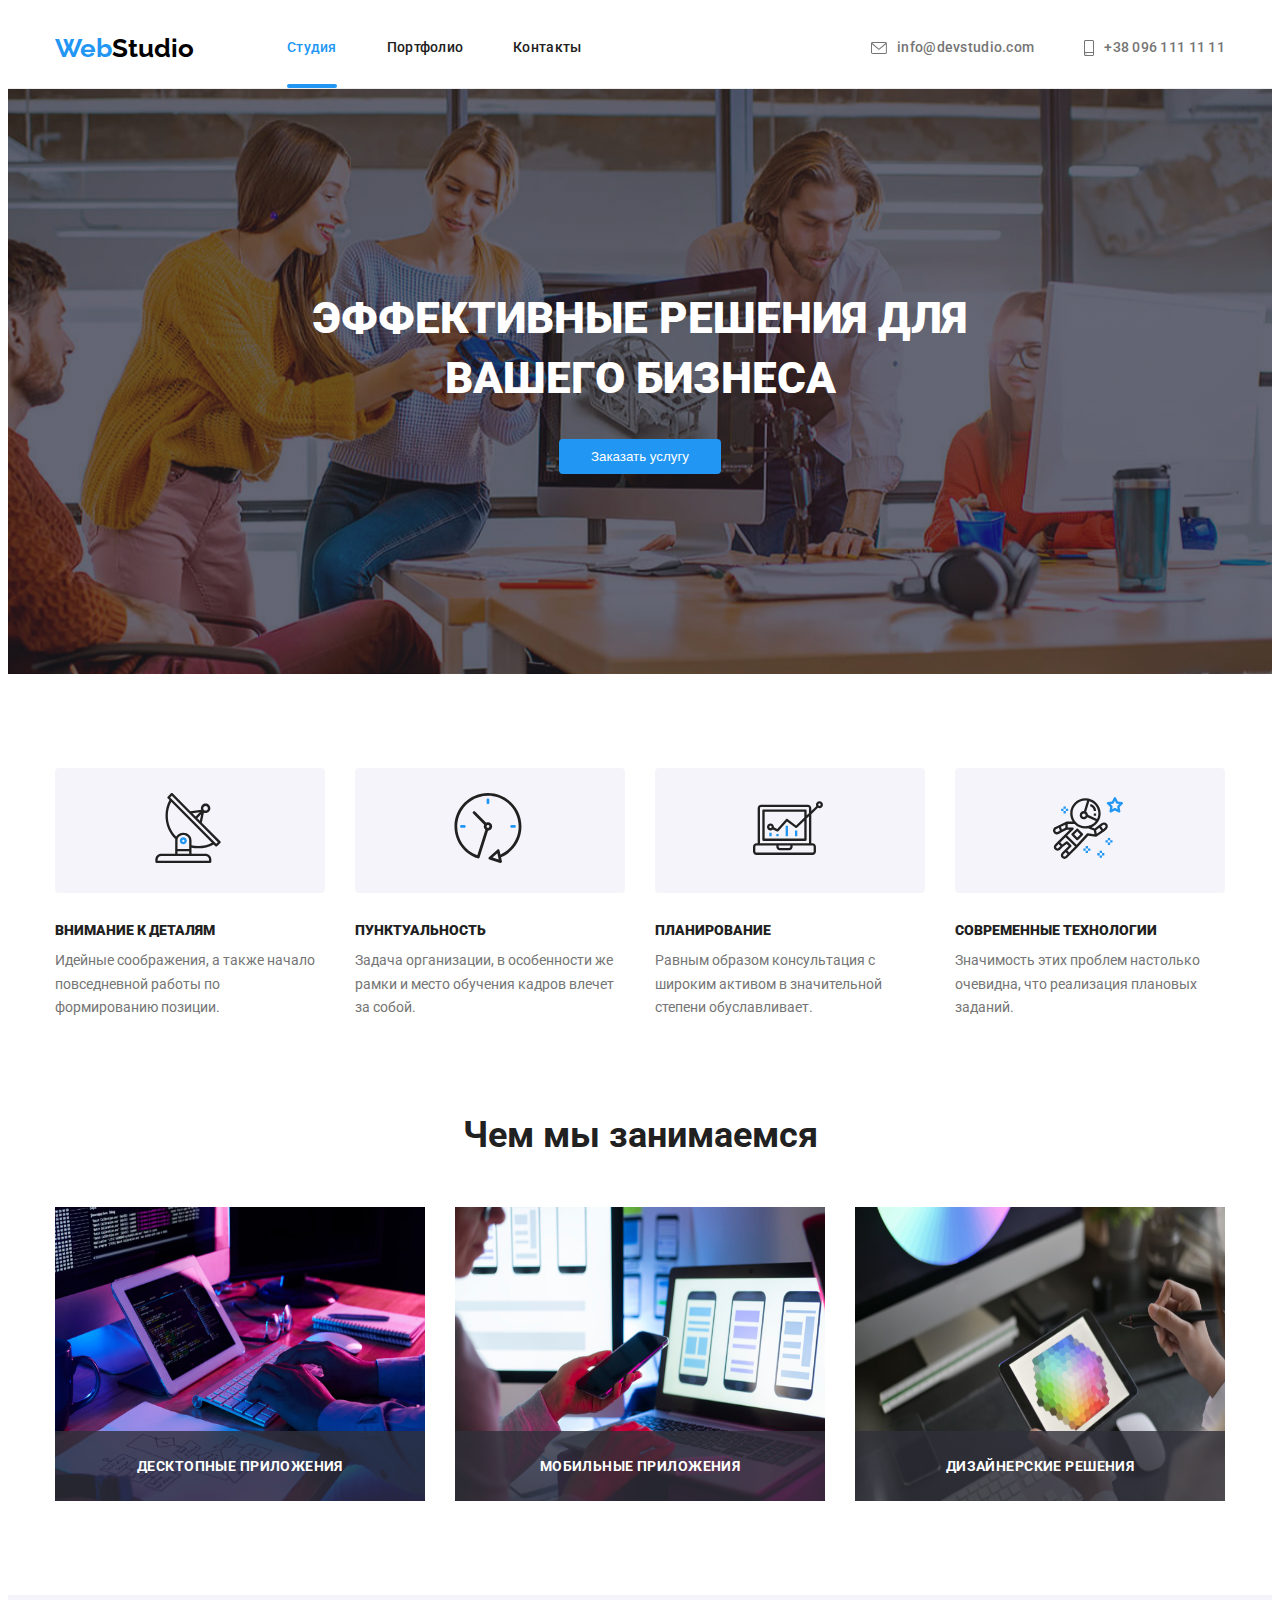
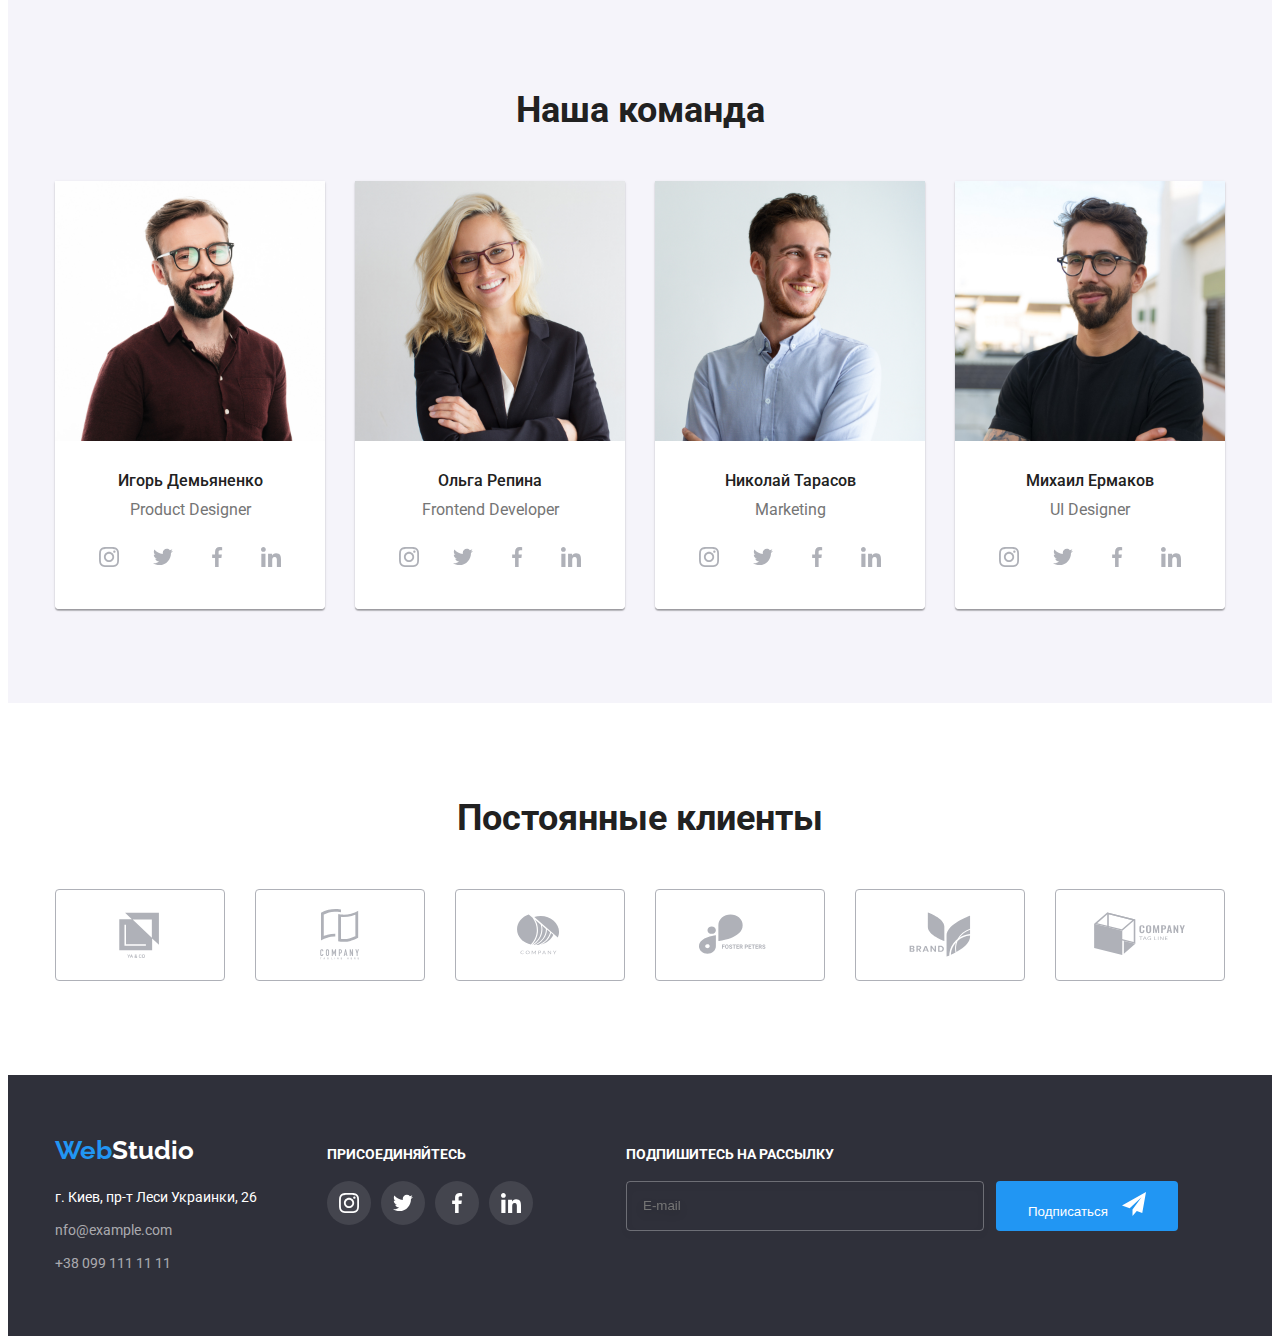
<file: index.html>
<!DOCTYPE html>
<html lang="ru">
<head>
    <meta charset="UTF-8">
    <meta http-equiv="X-UA-Compatible" content="IE=edge">
    <meta name="viewport" content="width=device-width, initial-scale=1.0">
    <title>Document</title>
    <link rel="stylesheet"
        href="https://fonts.googleapis.com/css2?family=Raleway:wght@700&family=Roboto:wght@400;500;700;900&display=swap"> 
    <link rel="stylesheet" href="https://cdnjs.cloudflare.com/ajax/libs/modern-normalize/1.1.0/modern-normalize.min.css" integrity="sha512-wpPYUAdjBVSE4KJnH1VR1HeZfpl1ub8YT/NKx4PuQ5NmX2tKuGu6U/JRp5y+Y8XG2tV+wKQpNHVUX03MfMFn9Q==" crossorigin="anonymous" referrerpolicy="no-referrer" />
    <link rel="stylesheet" href="./css/styles.css">
</head>

<body>
    <header class="header"> 
        <div class="container">
            <nav class="header-nav">
                <a class="logo" href="index.html"> <span class="logo-blue">Web</span><span class="logo-black">Studio</span>
                </a>
                <ul class="header-list list">
                    <li class="header-list-item"><a class="current" href="./index.html">Студия</a></li>
                    <li class="header-list-item"><a class="header-list-link header-link" href="./portfolio.html">Портфолио</a>
                    </li>
                    <li class="header-list-item"><a class="header-list-link header-link" href="">Контакты</a></li>
                </ul>
            </nav>
            <ul class="header-adress-list list">
                <li class="header-adress-item"><a class="header-adress-item header-link" 
                        href="mailto:info@devstudio.com" > <svg class="header-img" width="16" height="12">
                            <use href="./images/sprite.svg#icon-envelope"></use>
                        </svg> info@devstudio.com</a></li>
                <li class="header-adress-item"> <a class="header-adress-item header-link" href="tel:+380961111111"> <svg class="header-img" width="10" height="16">
                    <use href="./images/sprite.svg#icon-smartphone"></use>
                </svg>+38 096 111 11
                        11</a>
                </li>
            </ul>
        </div>
    </header>
    <!--Main section-->
    <main>
        <section class="hero"> 
            <div class="container">
            <h1 class="main-title">ЭФФЕКТИВНЫЕ РЕШЕНИЯ ДЛЯ ВАШЕГО БИЗНЕСА</h1>
            <button class="hero-btn" type="button" data-modal-open>Заказать услугу</button>
            </div>
        </section>
        <!--Special section-->
        <section class="special section"> 
            <div class="container">
            <h2 class="visually-hidden">НАШЕ ПРЕИМУЩЕСТВО</h2>
            <ul class="special-list list">
                <li class="special-item"> 
                    <div class="special-image-container">
                    <svg class="special-item-image"><use href="./images/sprite.svg#icon-antenna" width="70" height="70"></use></svg></div>
                    <h3 class="special-item-title">ВНИМАНИЕ К ДЕТАЛЯМ</h3>
                    <p class="special-item-text">Идейные соображения, а также начало повседневной работы по формированию
                        позиции.</p>
                </li>
                <li class="special-item"> 
                    <div class="special-image-container">
                        <svg class="special-item-image">
                            <use href="./images/sprite.svg#icon-clock" width="70" height="70"></use>
                        </svg>
                    </div>
                    <h3 class="special-item-title">ПУНКТУАЛЬНОСТЬ</h3>
                    <p class="special-item-text">Задача организации, в особенности же рамки и место обучения кадров
                        влечет за собой.</p>
                </li>
                <li class="special-item"> 
                    <div class="special-image-container">
                        <svg class="special-item-image">
                            <use href="./images/sprite.svg#icon-diagram" width="70" height="70"></use>
                        </svg>
                    </div>
                    <h3 class="special-item-title">ПЛАНИРОВАНИЕ</h3>
                    <p class="special-item-text">Равным образом консультация с широким активом в значительной степени
                        обуславливает.</p>
                </li>
                <li class="special-item"> 
                    <div class="special-image-container">
                        <svg class="special-item-image">
                            <use href="./images/sprite.svg#icon-astronaut" width="70" height="70"></use>
                        </svg>
                    </div>
                    <h3 class="special-item-title">СОВРЕМЕННЫЕ ТЕХНОЛОГИИ</h3>
                    <p class="special-item-text">Значимость этих проблем настолько очевидна, что реализация плановых
                        заданий.</p>
                </li>
            </ul> 
            </div>
        </section>
        <!--What we doing section-->
        <section class="our-job section"> 
            <div class="container"> 
            <h2 class="our-job-title">Чем мы занимаемся</h2>
            <ul class="our-job-list list">
                <li class="our-job-item"><img src="./images/photo1.jpg" alt="компьютер" width="370" height="294"> <p class="our-job-text">ДЕСКТОПНЫЕ ПРИЛОЖЕНИЯ</p> </li>
                <li class="our-job-item"><img src="./images/photo2.jpg" alt="телефон" width="370" height="294"> <p class="our-job-text">МОБИЛЬНЫЕ ПРИЛОЖЕНИЯ</p> </li>
                <li class="our-job-item"><img src="./images/photo3.jpg" alt="планшет" width="370" height="294"> <p class="our-job-text">ДИЗАЙНЕРСКИЕ РЕШЕНИЯ</p> </li>
            </ul> 
            </div>
        </section>
        <!--Our team section-->
        <section class="team section"> 
            <div class="container">
            <h2 class="team-title">Наша команда</h2>
            <ul class="team-list list">
                <li class="team-item"><img src="./images/team/igordemianenko.jpg" alt="игорь" width="270" height="260">
                    <div class="personal">
                    <h3 class="team-item-name">Игорь Демьяненко</h3>
                    <p class="team-item-profession"><span lang="en">Product Designer</span></p> 
                    <ul class="social-list list"> 
                        <li class="social-item"><a href="" class="social-link"><svg class="social-icons" width="20" height='20'> <use href="./images/sprite.svg#icon-instagram"></use></svg></a> </li> 
                        <li class="social-item"><a href="" class="social-link"><svg class="social-icons" width="20" height='20'>
                            <use href="./images/sprite.svg#icon-twitter"></use>
                        </svg></a></li> 
                        <li class="social-item"> <a href="" class="social-link"><svg class="social-icons" width="20" height='20'>
                            <use href="./images/sprite.svg#icon-facebook"></use>
                            </svg> </a> </li> 
                        <li class="social-item"> <a href="" class="social-link"> <svg class="social-icons" width="20" height='20'>
                            <use href="./images/sprite.svg#icon-linkedin"></use>
                        </svg> </a> </li>
                    </ul>
                    </div>
                </li>
                <li class="team-item"> <img src="./images/team/olgarepina.jpg" alt="ольга" width="270" height="260">
                    <div class="personal">
                    <h3 class="team-item-name">Ольга Репина</h3>
                    <p class="team-item-profession"><span lang="en">Frontend Developer</span></p> 
                <ul class="social-list list">
                    <li class="social-item"><a href="" class="social-link"><svg class="social-icons" width="20" height='20'>
                                <use href="./images/sprite.svg#icon-instagram"></use>
                            </svg></a> </li>
                    <li class="social-item"><a href="" class="social-link"><svg class="social-icons" width="20" height='20'>
                                <use href="./images/sprite.svg#icon-twitter"></use>
                            </svg></a></li>
                    <li class="social-item"> <a href="" class="social-link"><svg class="social-icons" width="20" height='20'>
                                <use href="./images/sprite.svg#icon-facebook"></use>
                            </svg> </a> </li>
                    <li class="social-item"> <a href="" class="social-link"> <svg class="social-icons" width="20" height='20'>
                                <use href="./images/sprite.svg#icon-linkedin"></use>
                            </svg> </a> </li>
                </ul>
                </div>
                </li>
                <li class="team-item"> <img src="./images/team/nicolaitarasov.jpg" alt="николай" width="270"
                        height="260">
                    <div class="personal">
                    <h3 class="team-item-name">Николай Тарасов</h3>
                    <p class="team-item-profession"><span lang="en">Marketing</span></p> 
                <ul class="social-list list">
                    <li class="social-item"><a href="" class="social-link"><svg class="social-icons" width="20" height='20'>
                                <use href="./images/sprite.svg#icon-instagram"></use>
                            </svg></a> </li>
                    <li class="social-item"><a href="" class="social-link"><svg class="social-icons" width="20" height='20'>
                                <use href="./images/sprite.svg#icon-twitter"></use>
                            </svg></a></li>
                    <li class="social-item"> <a href="" class="social-link"><svg class="social-icons" width="20" height='20'>
                                <use href="./images/sprite.svg#icon-facebook"></use>
                            </svg> </a> </li>
                    <li class="social-item"> <a href="" class="social-link"> <svg class="social-icons" width="20" height='20'>
                                <use href="./images/sprite.svg#icon-linkedin"></use>
                            </svg> </a> </li>
                </ul>
                </div>
                </li>
                <li class="team-item"><img src="./images/team/mikhailermakov.jpg" alt="михаил" width="270" height="260">
                    <div class="personal">
                    <h3 class="team-item-name">Михаил Ермаков</h3>
                    <p class="team-item-profession"><span lang="en">UI Designer</span></p>
                <ul class="social-list link">
                    <li class="social-item"><a href="" class="social-link"><svg class="social-icons" width="20" height='20'>
                                <use href="./images/sprite.svg#icon-instagram"></use>
                            </svg></a> </li>
                    <li class="social-item"><a href="" class="social-link"><svg class="social-icons" width="20" height='20'>
                                <use href="./images/sprite.svg#icon-twitter"></use>
                            </svg></a></li>
                    <li class="social-item"> <a href="" class="social-link"><svg class="social-icons" width="20" height='20'>
                                <use href="./images/sprite.svg#icon-facebook"></use>
                            </svg> </a> </li>
                    <li class="social-item"> <a href="" class="social-link"> <svg class="social-icons" width="20" height='20'>
                                <use href="./images/sprite.svg#icon-linkedin"></use>
                            </svg> </a> </li>
                </ul>
                </div> 
                </li>
            </ul> 
            </div>
        </section> 
        <section class="customers section"> 
            <div class="container">
            <h2 class="customers-title">Постоянные клиенты</h2> 
            <ul class="customers-list"> 
                <li class="customers-item"> <a class="customers-link" href="" ><svg class="customer-img" width="106" height="60"><use href="./images/sprite.svg#icon-yaco"> </use></svg> </a></li> 
                <li class="customers-item"> <a class="customers-link" href="" ><svg class="customer-img" width="106" height="60"><use href="./images/sprite.svg#icon-tagline"></use> </svg> </a></li> 
                <li class="customers-item"> <a class="customers-link" href=""><svg class="customer-img" width="106" height="60">
                        <use href="./images/sprite.svg#icon-company"></use>
        </svg>    </a></li> 
                <li class="customers-item"> <a class="customers-link" href=""><svg class="customer-img" width="106" height="60">
                        <use href="./images/sprite.svg#icon-foster"></use>
                    </svg></a></li> 
                <li class="customers-item"> <a class="customers-link" href=""><svg class="customer-img" width="106" height="60">
                        <use href="./images/sprite.svg#icon-brand"></use>
                    </svg></a></li> 
                <li class="customers-item"> <a class="customers-link" href=""><svg class="customer-img" width="106" height="60">
                        <use href="./images/sprite.svg#icon-tgcompany"></use>
                    </svg></a></li>
            </ul>
            </div>
        </section>
    </main>
    <footer class="footer"> 
        <div class="container"> 
        <div class="address-container">
        <a class="logo-footer logo" href="index.html"><span class="logo-blue">Web</span><span class="logo-white">Studio</span></a>
        <address class="footer-adress">
            <ul class="footer-adress-list list">
                <li class="footer-adress-item">г. Киев, пр-т Леси Украинки, 26</li>
                <li class="footer-adress-item"><a class="footer-link link"
                        href="mailto:nfo@example.com">nfo@example.com</a> </li>
                <li class="footer-adress-item"><a class="footer-link link" href="tel:+380991111111">+38 099 111 11
                        11</a></li>
            </ul>

        </address>  
        </div>

        <div class="join">
        <h2 class="join-title">ПРИСОЕДИНЯЙТЕСЬ</h2> 
        <ul class="join-list list">
            <li class="join-item"><a href="" class="join-link"><svg class="join-icons" width="20" height='20'>
                        <use href="./images/sprite.svg#icon-instagram"></use>
                    </svg></a> </li>
            <li class="join-item"><a href="" class="join-link"><svg class="join-icons" width="20" height='20'>
                        <use href="./images/sprite.svg#icon-twitter"></use>
                    </svg></a></li>
            <li class="join-item"> <a href="" class="join-link"><svg class="join-icons" width="20" height='20'>
                        <use href="./images/sprite.svg#icon-facebook"></use>
                    </svg> </a> </li>
            <li class="join-item"> <a href="" class="join-link"> <svg class="join-icons" width="20" height='20'>
                        <use href="./images/sprite.svg#icon-linkedin"></use>
                    </svg> </a> </li>
        </ul> 
        </div> 
        <div class="form-join">  
            <h2 class="join-title">ПОДПИШИТЕСЬ НА РАССЫЛКУ</h2> 
           <form class="online-form"> 
            <input  type="email" class="online-input" name="user-mail" placeholder="E-mail"/>
            <button type="submit" class="online-btn ">Подписаться <svg class="join-icon" width="24" height='24'>
                <use href="./images/sprite.svg#icon-send"></use>
            </svg></button>
          </form>



        </div>
        </div>
    </footer> 
    <div class="backdrop is-hidden" data-modal>
        <div class="modal">
            <button type="button" class='modal-btn' data-modal-close>
            <svg class="modal-icon" width="11" height='11'>
                <use href="./images/sprite.svg#icon-Vector"></use>
            </svg>
            </button> 
            <form class="form"> 
                <b class="form-title"> Оставьте свои данные, мы вам перезвоним </b>  
                <div class="form-field"> 
                    <label for="name" class="form-label">Имя </label> 
                     
                    <span class="form-icon"> <input id="name" type="text" class="form-input" name="name" /><svg class="user-icons" width="12" height='12'>
                            <use href="./images/sprite.svg#icon-name"></use>
                        </svg></span>
                    
                </div> 

                <div class="form-field">
                    <label for="tel" class="form-label">Телефон </label>
                
                    <span class="form-icon"> <input id="tel" type="tel" class="form-input" name="tel" /><svg class="user-icons"
                            width="13" height='13'>
                            <use href="./images/sprite.svg#icon-tel"></use>
                        </svg></span>
                
                </div> 

                <div class="form-field">
                    <label for="mail" class="form-label">Почта </label>
                
                    <span class="form-icon"> <input id="mail" type="email" class="form-input" name="mail" /><svg class="user-icons"
                            width="15" height='12'>
                            <use href="./images/sprite.svg#icon-mail"></use>
                        </svg></span> 
                
                </div> 
                <div class="form-field"> 
                    <label for="comment" class="form-label">Комментарий </label> 
                    <textarea class="textarea" name="comment" id="comment"   placeholder="Введите текст"></textarea>

                </div> 
                <div class="form-chekbox"> 
                    <input type="checkbox" class="checkbox visually-hidden" name="mailing" id="check"> 
                    <label for="check" class="checkbox-label"><span  class=check-icon><svg class="checkbox-icon" width="11" height='8'>
                            <use href="./images/sprite.svg#icon-che"></use>
                        </svg></span>Соглашаюсь с рассылкой и принимаю  <a class="checkbox-link" href="">  Условия договора</a></label> 
                    
                </div> 
                <button type="submit" class="form-button hero-btn">Отправить</button>
            </form>
        </div>
    </div> 
    <script src='./js/modal.js'></script>

</body>

</html>
</file>
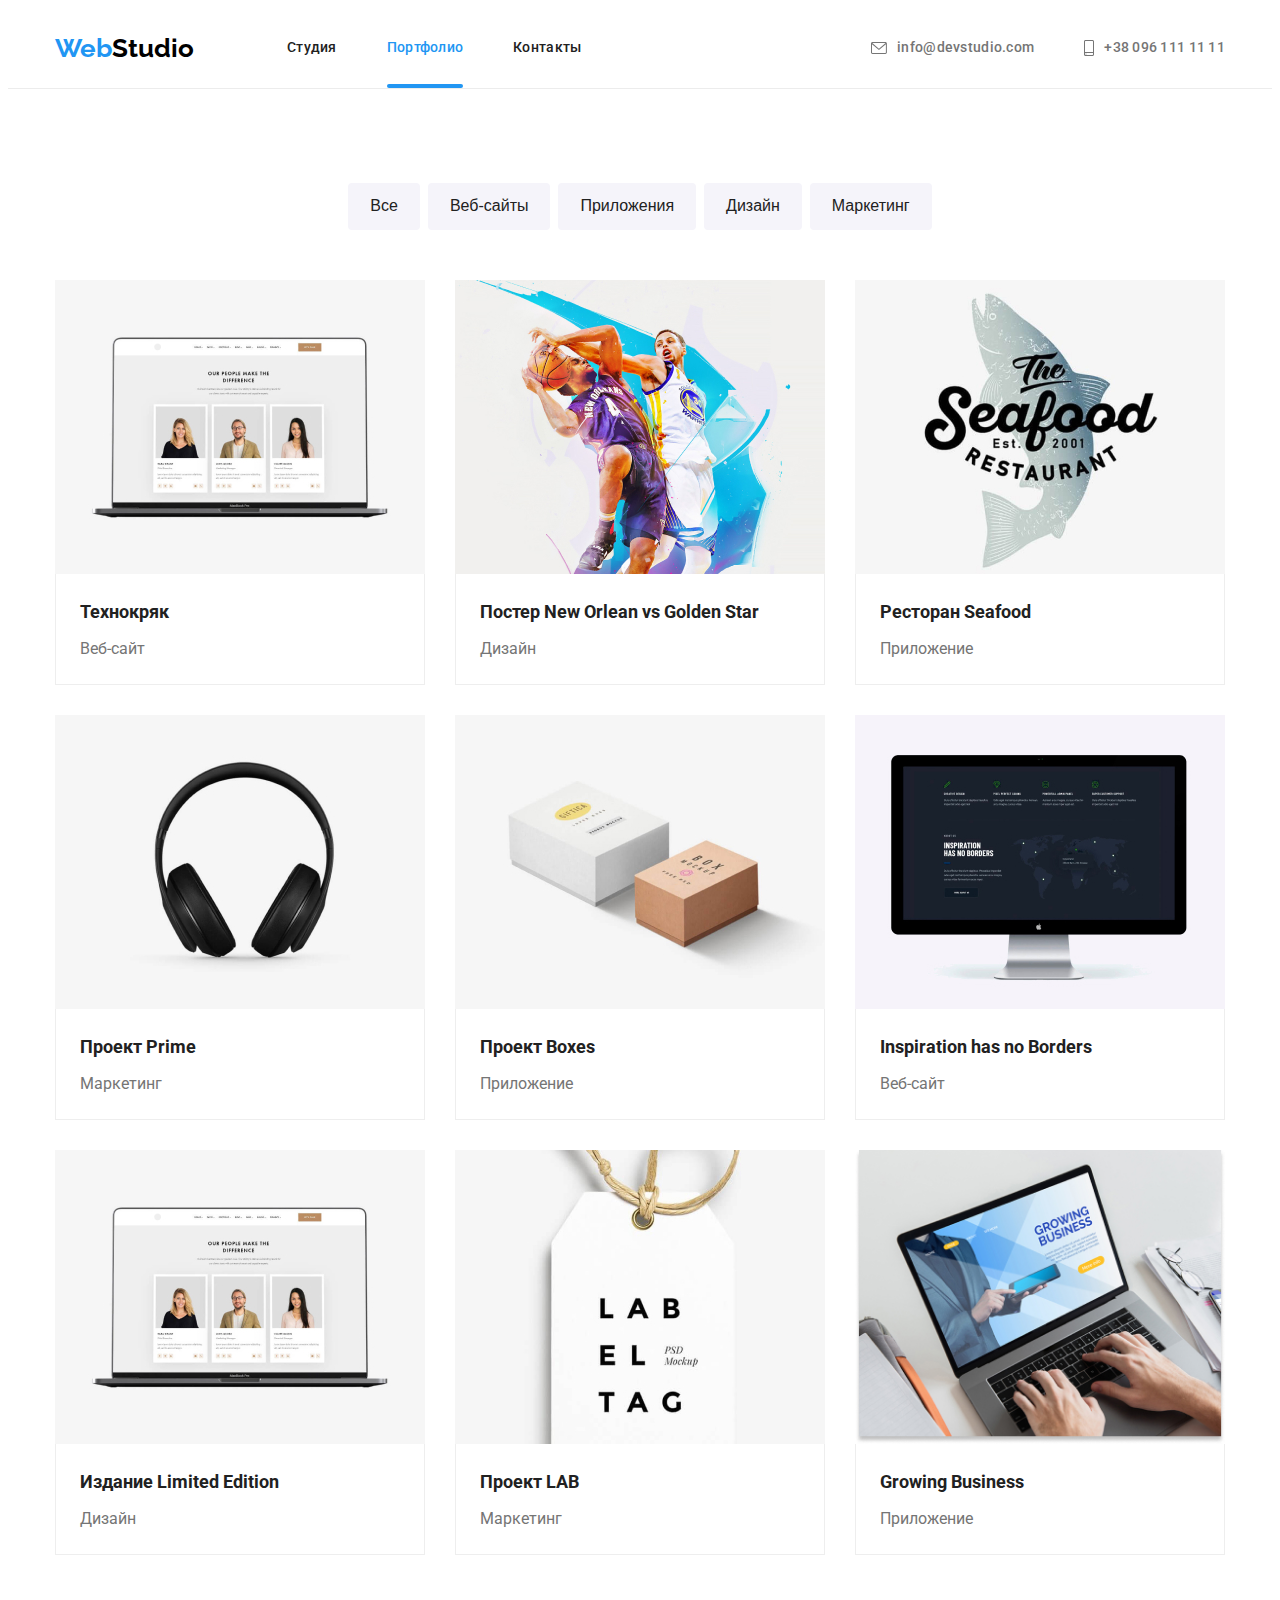
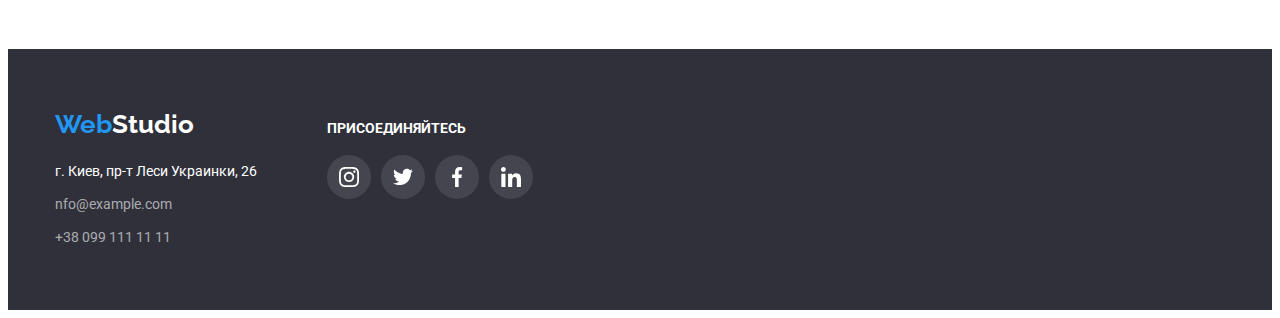
<file: portfolio.html>
<!DOCTYPE html>
<html lang="ru">
<head>
    <meta charset="UTF-8">
    <meta http-equiv="X-UA-Compatible" content="IE=edge">
    <meta name="viewport" content="width=device-width, initial-scale=1.0">
    <title>Document</title>
    <link rel="stylesheet"
        href="https://fonts.googleapis.com/css2?family=Raleway:wght@700&family=Roboto:wght@400;500;700;900&display=swap">
    <link rel="stylesheet"
        href="https://cdnjs.cloudflare.com/ajax/libs/modern-normalize/1.1.0/modern-normalize.min.css"
        integrity="sha512-wpPYUAdjBVSE4KJnH1VR1HeZfpl1ub8YT/NKx4PuQ5NmX2tKuGu6U/JRp5y+Y8XG2tV+wKQpNHVUX03MfMFn9Q=="
        crossorigin="anonymous" referrerpolicy="no-referrer" />
    <link rel="stylesheet" href="./css/styles.css">
</head>

<body>
    <header class="header">
        <div class="container">
            <nav class="header-nav">
                <a class="logo" href="index.html"> <span class="logo-blue">Web</span><span class="logo-black">Studio</span>
                </a>
                <ul class="header-list list">
                    <li class="header-list-item"><a class="header-list-link header-link" href="./index.html">Студия</a></li>
                    <li class="header-list-item"><a class="current header-link" href="./portfolio.html">Портфолио</a></li>
                    <li class="header-list-item"><a class="header-list-link header-link" href="">Контакты</a></li>
                </ul>
            </nav>
            <ul class="header-adress-list list">
                <li class="header-adress-item"><a class="header-adress-item header-link"
                        href="mailto:info@devstudio.com"><svg class="header-img" width="16" height="12"><use href="./images/sprite.svg#icon-envelope"></use></svg>info@devstudio.com</a></li>
                <li class="header-adress-item"><a class="header-adress-item header-link" href="tel:+380961111111"> <svg class="header-img" width="10" height="16">
                    <use href="./images/sprite.svg#icon-smartphone"></use>
                </svg>+38 096 111 11
                        11</a>
                </li>
            </ul>
        </div>
    </header>
    <main>
        <!-- Portfolio section -->
        <section class="portfolio section">  
            <div class="container"> 
            <h1 class="visually-hidden">Портфолио</h1>
            <ul class="portfolio-button-list list">
                <li class="portfolio-button-list-item"> <button class="button" type="button">Все</button>

                </li>
                <li class="portfolio-button-list-item"> <button class="button" type="button">Веб-сайты</button>

                </li>
                <li class="portfolio-button-list-item"> <button class="button" type="button">Приложения</button>

                </li>
                <li class="portfolio-button-list-item"> <button class="button" type="button">Дизайн</button>

                </li>
                <li class="portfolio-button-list-item"> <button class="button" type="button">Маркетинг</button>

                </li>

            </ul>

            <ul class="portfolio-catalogue-list list">
                <li class="portfolio-catalogue-list-item"> <a class="portfolio-link link" href=""> <div class="portpholio-container"> <img src="./images/portfolio/technocrack.jpg" alt="technocrack" width="370" height="294"> <div class="portfolio-text"><p>Технокряк это современная площадка распространения коронавируса. Компании используют эту платформу для цифрового
                шпионажа и атак на защищённые сервера конкурентов.</p></div> </div>
                    <div class="portfolio-card"> 
                    <h2 class="portfolio-catalogue-list-title">Технокряк</h2>
                    <p class="portfolio-catalogue-list-text">Веб-сайт</p>
                                        </div></a>
                </li> 

                <li class="portfolio-catalogue-list-item"> <a class="portfolio-link link" href=""><div class="portpholio-container"><img src="./images/portfolio/new-orlean-vs-golden-star.jpg" alt="new-orlean-vs-golden-star"
                        width="370" height="294"> <div class="portfolio-text"><p>Технокряк это современная площадка распространения коронавируса. Компании используют эту платформу для цифрового
                шпионажа и атак на защищённые сервера конкурентов.</p></div> </div> 
                    <div class="portfolio-card">
                    <h2 class="portfolio-catalogue-list-title">Постер <span lang="en">New Orlean vs Golden Star</span></h2>
                    <p class="portfolio-catalogue-list-text">Дизайн</p>
                    </div> </a>
                </li> 

                <li class="portfolio-catalogue-list-item"> <a class="portfolio-link link" href=""><div class="portpholio-container"><img src="./images/portfolio/seafood.jpg" alt="seafood" width="370" height="294"> <div class="portfolio-text"><p>Технокряк это современная площадка распространения коронавируса. Компании используют эту платформу для цифрового
                шпионажа и атак на защищённые сервера конкурентов.</p></div> </div>
                    <div class="portfolio-card">  
                    <h2 class="portfolio-catalogue-list-title">Ресторан <span lang="en">Seafood</span></h2>
                    <p class="portfolio-catalogue-list-text">Приложение</p>
                    </div></a>
                </li> 

                <li class="portfolio-catalogue-list-item"> <a class="portfolio-link link" href=""><div class="portpholio-container"> <img src="./images/portfolio/prime.jpg" alt="prime" width="370" height="294"> <div class="portfolio-text"><p>Технокряк это современная площадка распространения коронавируса. Компании используют эту платформу для цифрового
                шпионажа и атак на защищённые сервера конкурентов.</p></div> </div>
                    <div class="portfolio-card">
                    <h2 class="portfolio-catalogue-list-title">Проект <span lang="en">Prime</span></h2>
                    <p class="portfolio-catalogue-list-text">Маркетинг</p>
                    </div> </a>
                </li> 

                <li class="portfolio-catalogue-list-item"> <a class="portfolio-link link" href=""><div class="portpholio-container"><img src="./images/portfolio/boxes.jpg" alt="boxes" width="370" height="294"> <div class="portfolio-text"><p>Технокряк это современная площадка распространения коронавируса. Компании используют эту платформу для цифрового
                шпионажа и атак на защищённые сервера конкурентов.</p></div> </div>
                    <div class="portfolio-card">
                    <h2 class="portfolio-catalogue-list-title">Проект <span lang="en">Boxes</span></h2>
                    <p class="portfolio-catalogue-list-text">Приложение</p>
                    </div> </a>
                </li> 

                <li class="portfolio-catalogue-list-item"> <a class="portfolio-link link" href=""><div class="portpholio-container"> <img src="./images/portfolio/inspiration-has-no-borders.jpg" alt="inspiration-has-no-borders"
                        width="370" height="294"> <div class="portfolio-text"><p>Технокряк это современная площадка распространения коронавируса. Компании используют эту платформу для цифрового
                шпионажа и атак на защищённые сервера конкурентов.</p></div> </div>
                    <div class="portfolio-card">
                    <h2 class="portfolio-catalogue-list-title"><span lang="en">Inspiration has no Borders</span></h2>
                    <p class="portfolio-catalogue-list-text">Веб-сайт</p>
                    </div> </a>
                </li> 

                <li class="portfolio-catalogue-list-item"> <a class="portfolio-link link" href=""><div class="portpholio-container"> <img src="./images/portfolio/technocrack.jpg" alt="technocrack" width="370" height="294"> <div class="portfolio-text"><p>Технокряк это современная площадка распространения коронавируса. Компании используют эту платформу для цифрового
                шпионажа и атак на защищённые сервера конкурентов.</p></div> </div>
                    <div class="portfolio-card">
                    <h2 class="portfolio-catalogue-list-title">Издание <span lang="en">Limited Edition</span></h2>
                    <p class="portfolio-catalogue-list-text">Дизайн</p>
                    </div></a>
                </li> 

                <li class="portfolio-catalogue-list-item"> <a class="portfolio-link link" href=""><div class="portpholio-container"> <img src="./images/portfolio/lab.jpg" alt="lab" width="370" height="294"> <div class="portfolio-text"><p>Технокряк это современная площадка распространения коронавируса. Компании используют эту платформу для цифрового
                шпионажа и атак на защищённые сервера конкурентов.</p></div> </div>
                    <div class="portfolio-card">
                    <h2 class="portfolio-catalogue-list-title">Проект <span lang="en">LAB</span></h2>
                    <p class="portfolio-catalogue-list-text">Маркетинг</p>
                    </div></a>
                </li> 

                <li class="portfolio-catalogue-list-item"> <a class="portfolio-link link" href=""><div class="portpholio-container"> <img src="./images/portfolio/growing-business.jpg" alt="growing-business.jpg" width="370"
                        height="294"> <div class="portfolio-text"><p>Технокряк это современная площадка распространения коронавируса. Компании используют эту платформу для цифрового
                шпионажа и атак на защищённые сервера конкурентов.</p></div> </div>
                    <div class="portfolio-card">
                    <h2 class="portfolio-catalogue-list-title"><span lang="en">Growing Business</span></h2>
                    <p class="portfolio-catalogue-list-text">Приложение</p>
                    </div> </a>
                </li>


            </ul> 
            </div>
        </section>


    </main>
    <footer class="footer">
        <div class="container">
            <div class="address-container">
                <a class="logo-footer logo" href="index.html"><span class="logo-blue">Web</span><span
                        class="logo-white">Studio</span></a>
                <address class="footer-adress">
                    <ul class="footer-adress-list list">
                        <li class="footer-adress-item">г. Киев, пр-т Леси Украинки, 26</li>
                        <li class="footer-adress-item"><a class="footer-link link"
                                href="mailto:nfo@example.com">nfo@example.com</a> </li>
                        <li class="footer-adress-item"><a class="footer-link link" href="tel:+380991111111">+38 099 111 11
                                11</a></li>
                    </ul>
    
                </address>
            </div>
    
            <div class="join">
                <h2 class="join-title">ПРИСОЕДИНЯЙТЕСЬ</h2>
                <ul class="join-list list">
                    <li class="join-item"><a href="" class="join-link"><svg class="join-icons" width="20" height='20'>
                                <use href="./images/sprite.svg#icon-instagram"></use>
                            </svg></a> </li>
                    <li class="join-item"><a href="" class="join-link"><svg class="join-icons" width="20" height='20'>
                                <use href="./images/sprite.svg#icon-twitter"></use>
                            </svg></a></li>
                    <li class="join-item"> <a href="" class="join-link"><svg class="join-icons" width="20" height='20'>
                                <use href="./images/sprite.svg#icon-facebook"></use>
                            </svg> </a> </li>
                    <li class="join-item"> <a href="" class="join-link"> <svg class="join-icons" width="20" height='20'>
                                <use href="./images/sprite.svg#icon-linkedin"></use>
                            </svg> </a> </li>
                </ul>
            </div>
        </div>
    </footer>  
    
</body>

</html>
</file>
<file: css/styles.css>
:root {
  --primary-text-color: #757575;
  --title-text-color: #212121;
  --accent-color: #2196f3;
  --catalogu-gap: 30px;
}
body {
  font-family: Roboto, sans-serif;
  color: var(--primary-text-color);
}
* {
  box-sizing: border-box;
}
p,
h1,
h2,
h3,
h3,
h4,
h5,
h6 {
  margin-top: 0;
  margin-bottom: 0;
}
ul {
  margin-top: 0;
  margin-bottom: 0;
  padding: 0;
  list-style: none;
}
.header-link {
  display: block;
  padding-bottom: 32px;
  padding-top: 32px;
  text-decoration: none;
}
.header-link:hover {
  color: var(--accent-color);
}
.header-link:focus {
  color: var(--accent-color);
}
.link {
  text-decoration: none;
}
.link:hover {
  color: var(--accent-color);
}
.link:focus {
  color: var(--accent-color);
}

.list {
  list-style-type: none;
}
.container {
  width: 1200px;
  padding-left: 15px;
  padding-right: 15px;
  margin: 0 auto;
}
.button {
  padding: 6px 22px;
  transition: background 250ms cubic-bezier(0.4, 0, 0.2, 1),
    color 250ms cubic-bezier(0.4, 0, 0.2, 1);

  border-radius: 4px;
  border: transparent;
  color: var(--title-text-color);
  background: #f5f4fa;
  font-weight: 500;
  font-size: 16px;
  line-height: 2.17;
  text-decoration: none;
  cursor: pointer;
}
.button:focus {
  color: #ffffff;
  background: var(--accent-color);
}
.button:hover {
  color: #ffffff;
  background: var(--accent-color);
}
img {
  display: block;
  max-width: 100%;
}
.current {
  position: relative;
  display: block;
  padding-bottom: 32px;
  padding-top: 32px;
  text-decoration: none;
  color: var(--accent-color);
}
.current::after {
  position: absolute;
  bottom: 0;
  left: 0;
  content: '';
  width: 100%;
  height: 4px;
  background-color: var(--accent-color);
  border-radius: 2px;
}
.section {
  padding: 94px 0px;
}
.visually-hidden {
  position: absolute;
  clip: rect(0 0 0 0);
  width: 1px;
  height: 1px;
  margin: -1px;
}

/* -------header--------- */
.header {
  border-bottom: 1px solid #ececec;
}
.header .container {
  display: flex;
  align-items: center;
}
.header-nav {
  display: flex;
  align-items: center;
}
.logo {
  margin-right: 93px;

  font-family: Raleway;
  font-weight: 700;
  font-size: 26px;
  line-height: 1.19;
  text-decoration: none;
}
.logo-blue {
  color: #2196f3;
}
.logo-black {
  color: #000000;
}
.header-list {
  display: flex;
}
.header-list-item {
  color: #212121;
  font-weight: 500;
  font-size: 14px;
  line-height: 1.14;
  letter-spacing: 0.02em;
}

.header-list-item:not(:last-child) {
  margin-right: 50px;
}
.header-adress-item {
  display: flex;
  justify-content: right;
  align-items: center;
}
.header-adress-item:not(:first-child) {
  margin-left: 50px;
}

.header-list-link {
  transition: color 250ms cubic-bezier(0.4, 0, 0.2, 1);
  color: var(--title-text-color);
}
.header-list-link .link {
  display: block;
  padding-top: 32px;
  padding-bottom: 32px;
}

.header-adress-list {
  display: flex;
  margin-left: auto;

  font-weight: 500;
  font-size: 14px;
  line-height: 1.14;
  letter-spacing: 0.02em;
}
.header-adress-item {
  color: var(--primary-text-color);
  transition: color 250ms cubic-bezier(0.4, 0, 0.2, 1);
}
.adress-icon:hover .header-adress-list {
  fill: var(--accent-color);
  display: block;
}
.header-img {
  margin-right: 10px;
  fill: currentcolor;
  transition: fill 250ms cubic-bezier(0.4, 0, 0.2, 1);
}

/*-------footer------------- */
.footer {
  background-color: #2f303a;
  padding-top: 60px;
  padding-bottom: 60px;
}
.footer .container {
  display: flex;
  align-items: baseline;
}
.address-container {
  margin-right: 70px;
}
.logo-white {
  color: #ffffff;
}
.logo-footer {
  margin-top: 60px;
  margin-right: 0;
}
.footer-adress {
  margin-top: 20px;
}
.footer-adress-item:not(:first-child) {
  margin-top: 9px;
}
.footer-adress-item {
  font-style: normal;
  font-weight: normal;
  font-size: 14px;
  line-height: 1.71;
  color: #ffffff;
}
.footer-link {
  transition: color 250ms cubic-bezier(0.4, 0, 0.2, 1);

  font-size: 14px;
  line-height: 1.71;
  color: rgba(255, 255, 255, 0.6);
}
.join:not(:last-child) {
  margin-right: 93px;
}
.join-title {
  font-family: roboto;
  font-style: 700px;
  font-size: 14px;
  line-height: 16px;
  line-height: 100%;
  align: Left;
  vertical-align: Top;
  color: #ffffff;
  letter-spacing: 3%;
}
.join-list {
  margin-top: 20px;
  list-style-type: none;
  display: flex;
  justify-content: center;
}
.join-item {
  text-decoration: none;
}
.join-item {
  width: 44px;
  height: 44px;
}
.join-item:not(:last-child) {
  margin-right: 10px;
}
.join-icons {
  fill: #ffffff;
  border: 50%;
}
.join-link {
  transition: background 250ms cubic-bezier(0.4, 0, 0.2, 1);

  width: 100%;
  height: 100%;
  display: flex;
  align-items: center;
  justify-content: center;
  border-radius: 50%;
  background: rgba(255, 255, 255, 0.1);
}
.join-link:hover,
.join-link:focus {
  background-color: var(--accent-color);
}

.join-link:hover .social-icons,
.join-link:focus .social-icons {
  fill: #ffffff;
}
.join-title {
  margin-bottom: 20px;
}
.online-input {
  margin-right: 12px;
  padding: 15px 0 15px 16px;
  background: transparent;
  border: 1px solid rgba(255, 255, 255, 0.3);
  box-sizing: border-box;
  filter: drop-shadow(0px 4px 4px rgba(0, 0, 0, 0.15));
  border-radius: 4px;
  width: 358px;
  height: 50px;
}
.online-form {
  display: flex;
  justify-content: center;
  align-content: center;
}
.join-icon {
  margin-left: 10px;
}

.form-button {
  justify-content: center;
  align-content: center;
  width: 200px;
  height: 50px;
}
.online-btn {
  justify-content: center;
  align-content: center;
  padding: 10px 32px;
  justify-content: center;
  cursor: pointer;
  border: transparent;
  border-radius: 4px;
  color: #ffffff;
  background: var(--accent-color);
}
/*-------Main section------ */

.hero {
  background-color: #2f303a;
  text-align: center;
  padding-top: 200px;
  padding-bottom: 200px;
  background-image: linear-gradient(rgba(47, 48, 58, 0.4), rgba(47, 48, 58, 0.4)),
    url(../images/hero.jpg);

  background-repeat: no-repeat;
  background-position: center;
  background-size: 1600px;
}
.main-title {
  margin: auto;
  width: 696px;
  font-weight: 900;
  font-size: 44px;
  line-height: 1.36;
  text-align: center;
  color: #ffffff;
}
.hero-btn {
  padding: 10px 32px;
  margin-top: 30px;
  cursor: pointer;
  border: transparent;
  border-radius: 4px;
  color: #ffffff;
  background: var(--accent-color);
}
/* ---------Special section--------- */

.special-list {
  display: flex;
  justify-content: space-between;
}
.special-item {
  width: 270px;
}
.special-item-title {
  margin-top: 30px;
  font-weight: 900;
  font-size: 14px;
  line-height: 1.14;
  color: var(--title-text-color);
}
.special-item-text {
  margin-top: 10px;
  width: 270px;

  font-size: 14px;
  line-height: 1.71;
}
.special-image-container {
  /* width: 270px;
  height: 120px; */
  border-radius: 4px;
  background-color: #f5f4fa;
  padding: 25px;
  display: flex;
  justify-content: center;
  align-items: center;
}
.special-item-image {
  width: 75px;
  height: 75px;
}
/* --------- What we doing section---------*/
.our-job {
  padding-top: 0;
}
.our-job-title {
  font-weight: 700;
  font-size: 36px;
  line-height: 1.17;
  text-align: center;
  color: var(--title-text-color);
}
.our-job-list {
  display: flex;
  justify-content: space-between;
  margin-top: 50px;
}
.our-job-item {
  position: relative;
}
.our-job-text {
  position: absolute;
  bottom: 0;
  left: 0;

  width: 100%;
  height: 70px;
  padding: 27px 0;
  font-weight: bold;
  font-size: 14px;
  line-height: 16px;
  text-align: center;
  letter-spacing: 0.03em;
  background-color: rgba(47, 48, 58, 0.8);
  color: #ffffff;
  overflow: hidden;
}
/* ---------Our team section--------- */
.team {
  background-color: #f5f4fa;
}
.team-title {
  font-weight: 700;
  font-size: 36px;
  line-height: 1.17;
  text-align: center;
  color: var(--title-text-color);
}
.team-item {
  width: 270px;

  box-shadow: 0px 1px 3px rgba(0, 0, 0, 0.12), 0px 1px 1px rgba(0, 0, 0, 0.14),
    0px 2px 1px rgba(0, 0, 0, 0.2);
  border-radius: 0px 0px 4px 4px;
  overflow: hidden;
}
.team-list {
  text-align: center;
  display: flex;
  justify-content: space-between;
  margin-top: 50px;
}
.team-item-name {
  font-weight: 500;
  font-size: 16px;
  line-height: 1.19;
  color: var(--title-text-color);
}
.team-item-profession {
  margin-top: 10px;

  font-size: 16px;
  line-height: 1.19;
  text-align: center;
}
.personal {
  padding: 30px 0;
  background-color: #ffffff;
}
.social-list {
  margin-top: 16px;
  list-style-type: none;
  display: flex;
  justify-content: center;
}
.sociak-item {
  text-decoration: none;
}
.social-item {
  width: 44px;
  height: 44px;
}
.social-item:not(:last-child) {
  margin-right: 10px;
}
.social-icons {
  transition: color 250ms cubic-bezier(0.4, 0, 0.2, 1);

  fill: #afb1b8;
  border: 50%;
}
.social-link {
  transition: background 250ms cubic-bezier(0.4, 0, 0.2, 1);

  width: 100%;
  height: 100%;
  display: flex;
  align-items: center;
  justify-content: center;
  border-radius: 50%;
  background: #ffffff;
}
.social-link:hover,
.social-link:focus {
  background-color: var(--accent-color);
}

.social-link:hover .social-icons,
.social-link:focus .social-icons {
  fill: #ffffff;
}
/* ----------customers section-------------- */
.customers-title {
  font-weight: 700;
  font-size: 36px;
  line-height: 1.17;
  text-align: center;
  color: var(--title-text-color);
}
.customers-link:hover,
.customers-link:focus {
  border-color: var(--accent-color);
  cursor: pointer;
}
.customers-link:hover .customer-img,
.customers-link:focus .customer-img {
  fill: var(--accent-color);
}

.customers-list {
  margin-top: 50px;
  display: block;
  display: flex;
  align-items: center;
  justify-content: center;
}
.customers-link {
  transition: border 250ms cubic-bezier(0.4, 0, 0.2, 1);

  width: 170px;
  height: 92px;
  display: block;
  align-items: center;
  justify-content: center;

  border-top: 1px solid #afb1b8;
  border-left: 1px Solid #afb1b8;
  border-right: 1px Solid #afb1b8;
  border-bottom: 1px Solid #afb1b8;
  padding: 16px 32px;

  border-radius: 4px;
}
.customers-item:not(:last-child) {
  margin-right: 30px;
}
.customer-img {
  transition: fill 250ms cubic-bezier(0.4, 0, 0.2, 1);

  width: 100%;
  height: 100%;
  fill: #afb1b8;
}
/* ----------Portfolio section------------- */
.portfolio-catalogue-list {
  padding-top: 50px;
  display: flex;
  flex-wrap: wrap;
  flex-basis: calc(100% / 3 - var(--catalogu-gap));
  margin-left: calc(-1 * var(--catalogu-gap));
  margin-top: calc(-1 * var(--catalogu-gap));
}
.portfolio-catalogue-list-title {
  font-weight: 700;
  font-size: 18px;
  line-height: 2;
  color: var(--title-text-color);
}
.portfolio-catalogue-list-item {
  margin-top: var(--catalogu-gap);
  margin-left: var(--catalogu-gap);
}
.portfolio-link {
  display: block;
}
.portfolio-link:hover,
.portfolio-link:focus {
  box-shadow: 0px 1px 1px rgba(0, 0, 0, 0.12), 0px 4px 4px rgba(0, 0, 0, 0.06),
    1px 4px 6px rgba(0, 0, 0, 0.16);

  cursor: pointer;
}
.portfolio-catalogue-list-text {
  margin-top: 4px;

  color: var(--primary-text-color);
  font-size: 16px;
  line-height: 1.88;
}
.portfolio-card {
  border-left: 1px solid #eeeeee;
  border-right: 1px solid #eeeeee;
  border-bottom: 1px solid #eeeeee;
  padding: 20px 24px;
}
.portfolio-button-list {
  display: flex;
  justify-content: center;
}
.portfolio-button-list-item:not(:first-child) {
  margin-left: 8px;
}
.portfolio-link:hover .portfolio-text,
.portfolio-link:focus .portfolio-text {
  transform: translateY(0);
}
.portpholio-container {
  position: relative;
  overflow: hidden;
}
.portfolio-text {
  position: absolute;
  top: 0;
  left: 0;
  transform: translateY(100%);
  transition: transform 250ms cubic-bezier(0.4, 0, 0.2, 1);

  width: 100%;
  height: 100%;
  padding: 63px 24px;

  font-size: 18px;
  line-height: 28px;
  letter-spacing: 0.03em;
  color: #ffffff;
  background-color: rgba(33, 150, 243, 0.9);
}

/*-------------Modal---------------------*/
.backdrop {
  position: fixed;
  height: 100vh;
  width: 100vw;
  background-color: rgba(0, 0, 0, 0.2);
  top: 0;
}
.modal {
  padding: 40px;
  transform: translate(-50%, -50%) scale(1);
  transition: transform 250ms cubic-bezier(0.4, 0, 0.2, 1);
  position: absolute;
  left: 50%;
  top: 50%;

  width: 530px;
  height: 580px;
  background: #ffffff;
  box-shadow: 0px 1px 3px rgba(0, 0, 0, 0.12), 0px 1px 1px rgba(0, 0, 0, 0.14),
    0px 2px 1px rgba(0, 0, 0, 0.2);
  border-radius: 4px;
}
.modal-btn {
  width: 30px;
  height: 30px;
  background: #ffffff;
  border: 1px solid rgba(0, 0, 0, 0.1);
  border-radius: 50%;
  box-sizing: border-box;
  position: absolute;
  top: 8px;
  right: 13px;
}
.modal-icon {
  transition: fill 250ms cubic-bezier(0.4, 0, 0.2, 1);
  width: 100%;
  height: 100%;
}
.modal-btn :hover,
:focus {
  cursor: pointer;
  fill: var(--accent-color);
}
.backdrop.is-hidden {
  opacity: 0;
  visibility: hidden;
  pointer-events: none;
}
.backdrop.is-hidden .modal {
  transform: translate(-50%, -50%) scale(0.8);
}
.form {
  margin: auto;
}
.form-title {
  margin-bottom: 12px;
  display: block;
  font-weight: bold;
  font-size: 20px;
  line-height: 23px;
  text-align: center;
  letter-spacing: 0.03em;

  color: var(--title-text-color);
}
.form-field {
  display: flex;
  flex-direction: column;
  margin-bottom: 10px;
}
.form-field:focus {
  border: var(--accent-color);
}
.form-label {
  font-size: 12px;
  line-height: 14px;

  letter-spacing: 0.01em;
}
.form-input {
  width: 100%;
  margin: 0;
  padding: 12px 42px;

  border: 1px solid rgba(33, 33, 33, 0.2);

  border-radius: 4px;
}
.form-input:focus {
  border-color: var(--accent-color);
}
.form-input:focus ~ .user-icons {
  fill: var(--accent-color);
}
.form-icon {
  position: relative;
}
.user-icons {
  transition: fill 250ms cubic-bezier(0.4, 0, 0.2, 1);
  position: absolute;
  top: 50%;
  left: 12px;
  transform: translateY(-50%);
}

.textarea {
  height: 120px;
  padding: 12px 16px;
  margin-bottom: 20px;
  resize: none;

  border: 1px solid rgba(33, 33, 33, 0.2);
  box-sizing: border-box;
  border-radius: 4px;
}
.textarea:focus {
  border-color: var(--accent-color);
}
.textarea::placeholder {
  font-size: 14px;
  line-height: 16px;
  letter-spacing: 0.01em;

  color: rgba(117, 117, 117, 0.5);
}
.checkbox-text {
  color: var(--primary-text-color);
}
.checkbox-link {
  color: var(--accent-color);
}
.checkbox-label {
  display: flex;
  align-items: center;
  justify-content: center;
  font-size: 14px;
  line-height: 24px;

  letter-spacing: 0.03em;
}
.check-icon {
  transition: background-color 250ms cubic-bezier(0.4, 0, 0.2, 1);

  height: 15px;
  width: 16px;
  border: 2px solid var(--title-text-color);
  border-radius: 2px;
  margin-right: 8px;
  display: flex;
  align-items: center;
  margin-right: 8px;
}

.checkbox:checked + .checkbox-label > .check-icon {
  background-color: var(--accent-color);
  border: none;
}
.form-button {
  margin-left: 159px;
  margin-top: 30px;

  box-shadow: 0px 4px 4px rgba(0, 0, 0, 0.15);
  border-radius: 4px;
}
</file>
